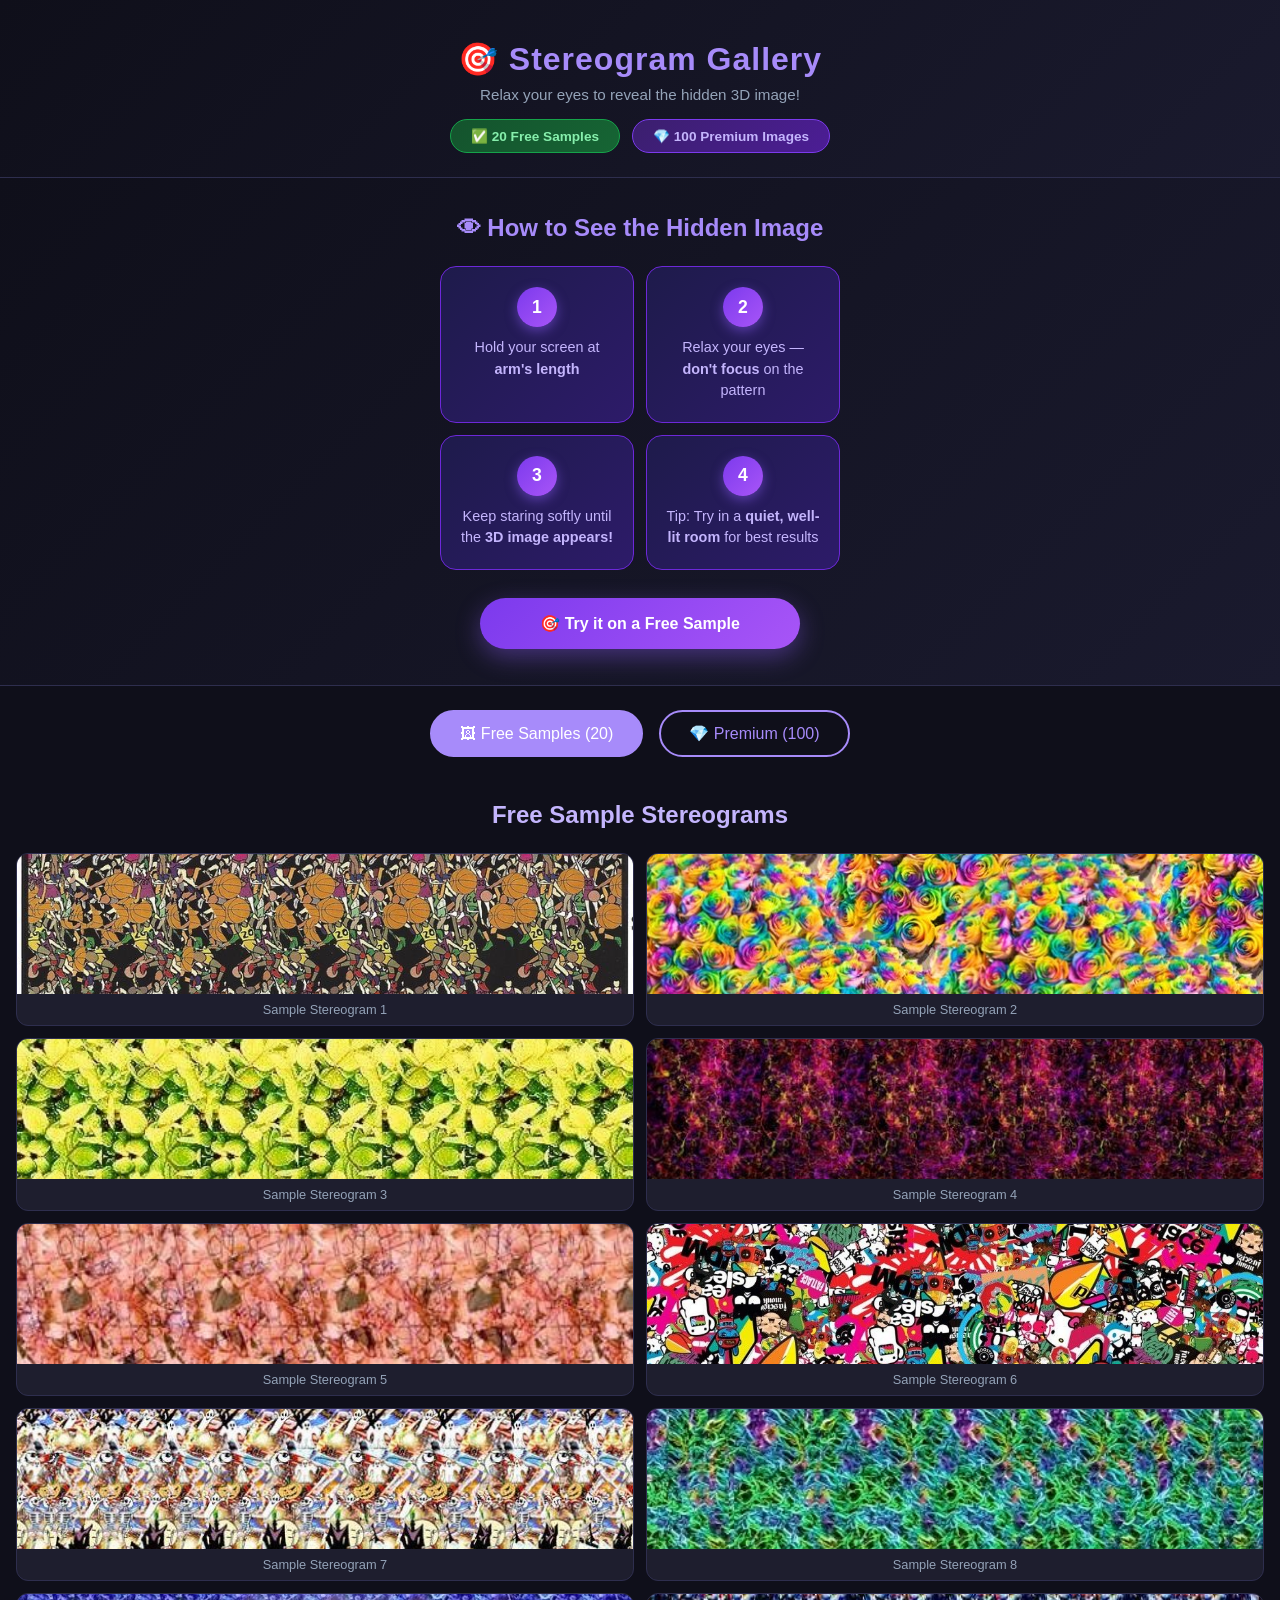
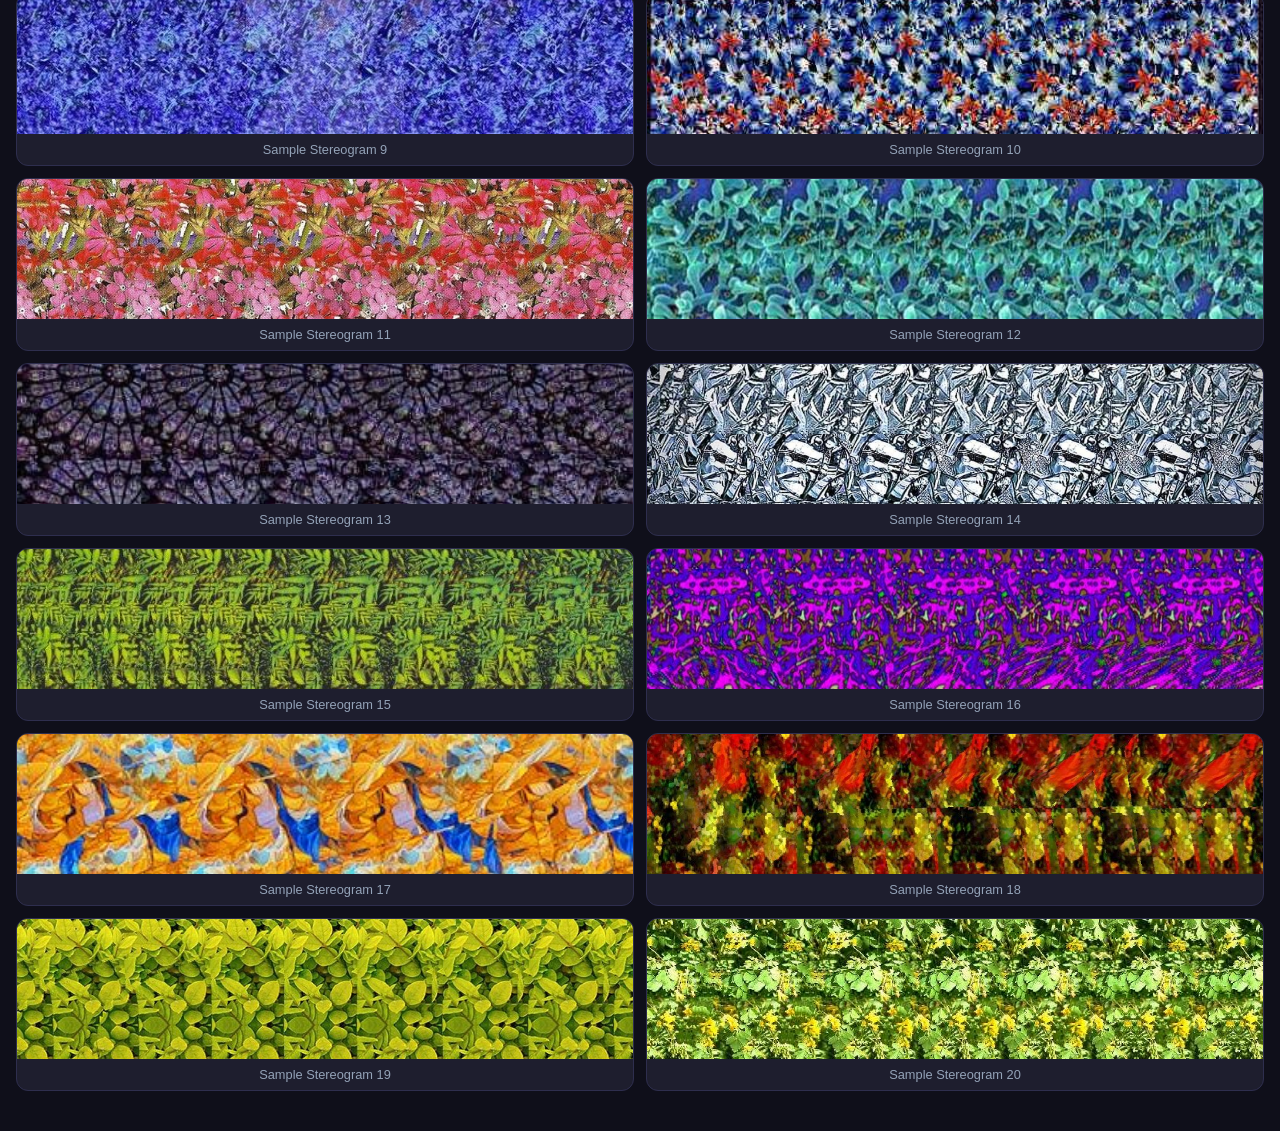
<file: index.html>
<!DOCTYPE html>
<html lang="en">
<head>
  <meta charset="UTF-8" />
  <meta name="viewport" content="width=device-width, initial-scale=1.0, maximum-scale=1.0, user-scalable=no"/>
  <title>Stereogram Gallery</title>
  <link rel="stylesheet" href="style.css" />
  <link rel="manifest" href="manifest.json"/>
  <meta name="theme-color" content="#a78bfa"/>
  <meta name="mobile-web-app-capable" content="yes"/>
  <meta name="apple-mobile-web-app-capable" content="yes"/>
  <meta name="apple-mobile-web-app-title" content="Stereogram"/>
<link rel="stylesheet" href="https://cdn.jsdelivr.net/npm/swiper@11/swiper-bundle.min.css"/>

  <!-- Google Analytics -->
  <script async src="https://www.googletagmanager.com/gtag/js?id=G-FJ8WSV3SE2"></script>
  <script>
    window.dataLayer = window.dataLayer || [];
    function gtag(){dataLayer.push(arguments);}
    gtag('js', new Date());
    gtag('config', 'G-FJ8WSV3SE2');
  </script>
</head>
<body>

  <header>
    <h1>🎯 Stereogram Gallery</h1>
    <p>Relax your eyes to reveal the hidden 3D image!</p>
    <div class="header-badges">
      <span class="badge free">✅ 20 Free Samples</span>
      <span class="badge paid">💎 100 Premium Images</span>
    </div>
  </header>

  <!-- How To View Guide -->
  <div class="how-to">
    <h2>👁 How to See the Hidden Image</h2>
    <div class="steps">
      <div class="step">
        <div class="step-num">1</div>
        <p>Hold your screen at <strong>arm's length</strong></p>
      </div>
      <div class="step">
        <div class="step-num">2</div>
        <p>Relax your eyes — <strong>don't focus</strong> on the pattern</p>
      </div>
      <div class="step">
        <div class="step-num">3</div>
        <p>Keep staring softly until the <strong>3D image appears!</strong></p>
      </div>
      <div class="step">
        <div class="step-num">4</div>
        <p>Tip: Try in a <strong>quiet, well-lit room</strong> for best results</p>
      </div>
    </div>
    <button class="try-btn" onclick="tryFreeSample()">🎯 Try it on a Free Sample</button>
  </div>

  <!-- Navigation Tabs -->
  <div class="tabs">
    <button class="tab-btn active" onclick="showTab('samples', this)">🖼 Free Samples (20)</button>
    <button class="tab-btn" onclick="showTab('paid', this)">💎 Premium (100)</button>
  </div>

  <!-- Free Sample Section -->
  <div id="samples" class="tab-content active">
    <h2>Free Sample Stereograms</h2>
    <div class="gallery" id="samplesGallery"></div>
  </div>

  <!-- Paid Section -->
  <div id="paid" class="tab-content">
    <div class="paid-banner">
      <div class="paid-banner-text">
        <h3>💎 Premium Collection</h3>
        <p>Unlock all 100 exclusive stereograms with one purchase</p>
      </div>
      <button class="unlock-all-btn" onclick="showPaywall()">🔓 Unlock All — ₹499</button>
    </div>
    <h2>Premium Stereograms</h2>
    <div class="gallery" id="paidGallery"></div>
  </div>

  <!-- Lightbox -->
  <div id="lightbox" class="lightbox hidden">
    <span class="close-btn" onclick="closeLightbox()">✕</span>
    <div class="swiper lightbox-swiper">
      <div class="swiper-wrapper" id="swiperWrapper"></div>
      <div class="swiper-pagination"></div>
      <div class="swiper-button-next"></div>
      <div class="swiper-button-prev"></div>
    </div>
    <p id="lightbox-title"></p>
  </div>

  <!-- Paywall Popup -->
  <div id="paywall" class="paywall hidden">
    <div class="paywall-box">
      <span class="close-btn" onclick="closePaywall()">✕</span>
      <div class="paywall-badge">🔥 Limited Time Offer</div>
      <div class="paywall-icon">💎</div>
      <h2>Unlock Premium Access</h2>
      <p>Join <strong>2,400+ happy users</strong> enjoying our exclusive collection!</p>
      <div class="paywall-previews">
        <div class="preview-item">🌊</div>
        <div class="preview-item">🦋</div>
        <div class="preview-item">🐬</div>
        <div class="preview-item">🌸</div>
        <div class="preview-item">+96</div>
      </div>
      <ul class="paywall-perks">
        <li>✅ 100 Premium Stereograms</li>
        <li>✅ Full HD Quality</li>
        <li>✅ Lifetime Access — Pay Once</li>
        <li>✅ New images added monthly</li>
        <li>✅ Works on all devices</li>
      </ul>
      <div class="paywall-price">
        <span class="old-price">₹999</span>
        <span class="new-price">₹499</span>
        <span class="discount-tag">50% OFF</span>
      </div>
      <div class="paywall-timer">
        ⏰ Offer ends in: <span id="countdown">10:00</span>
      </div>
      <button class="buy-btn" onclick="simulatePurchase()">💳 Get Instant Access — ₹499</button>
      <div class="trust-badges">
        <span>🔒 Secure Payment</span>
        <span>⚡ Instant Access</span>
        <span>↩️ Easy Refund</span>
      </div>
      <p class="paywall-note">One-time payment · No subscription · No hidden charges</p>
    </div>
  </div>

  <script src="https://cdn.jsdelivr.net/npm/swiper@11/swiper-bundle.min.js"></script>
  <script src="https://checkout.razorpay.com/v1/checkout.js"></script>
  <script src="script.js"></script>
  <script>
    if ('serviceWorker' in navigator) {
      window.addEventListener('load', function() {
        navigator.serviceWorker.register('/sw.js');
      });
    }
  </script>
</body>
</html>
</file>
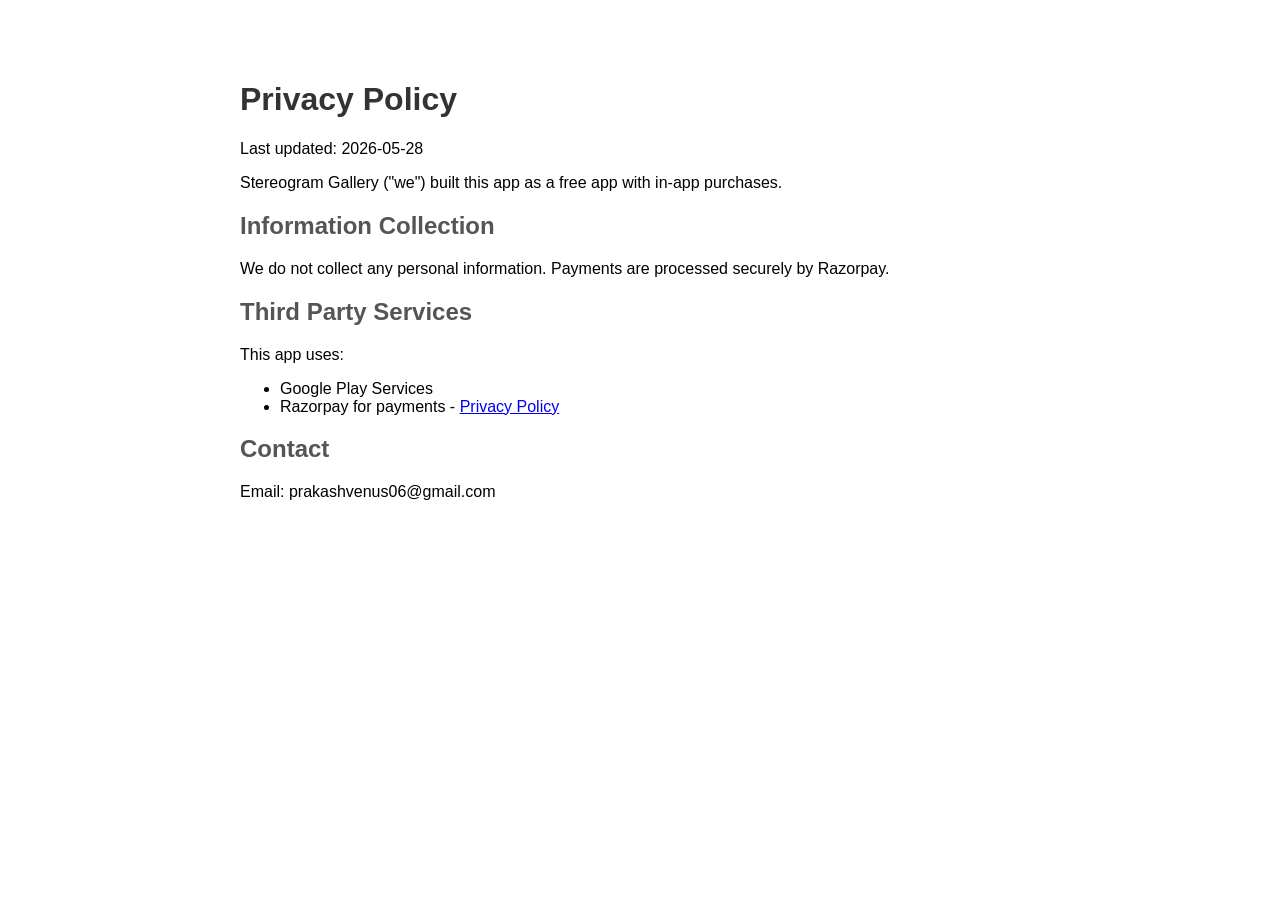
<file: privacy.html>
<!DOCTYPE html>
<html>
<head>
  <title>Privacy Policy - Stereogram Gallery</title>
  <style>
    body { font-family: Arial, sans-serif; max-width: 800px; margin: 40px auto; padding: 20px; }
    h1 { color: #333; }
    h2 { color: #555; }
  </style>
  <!-- Google Analytics -->
  <script async src="https://www.googletagmanager.com/gtag/js?id=G-FJ8WSV3SE2"></script>
  <script>
    window.dataLayer = window.dataLayer || [];
    function gtag(){dataLayer.push(arguments);}
    gtag('js', new Date());
    gtag('config', 'G-FJ8WSV3SE2');
  </script>
</head>
<body>
  <h1>Privacy Policy</h1>
  <p>Last updated: 2026-05-28</p>
  <p>Stereogram Gallery ("we") built this app as a free app with in-app purchases.</p>

  <h2>Information Collection</h2>
  <p>We do not collect any personal information. Payments are processed securely by Razorpay.</p>

  <h2>Third Party Services</h2>
  <p>This app uses:</p>
  <ul>
    <li>Google Play Services</li>
    <li>Razorpay for payments - <a href="https://razorpay.com/privacy/">Privacy Policy</a></li>
  </ul>

  <h2>Contact</h2>
  <p>Email: prakashvenus06@gmail.com</p>
</body>
</html>
</file>
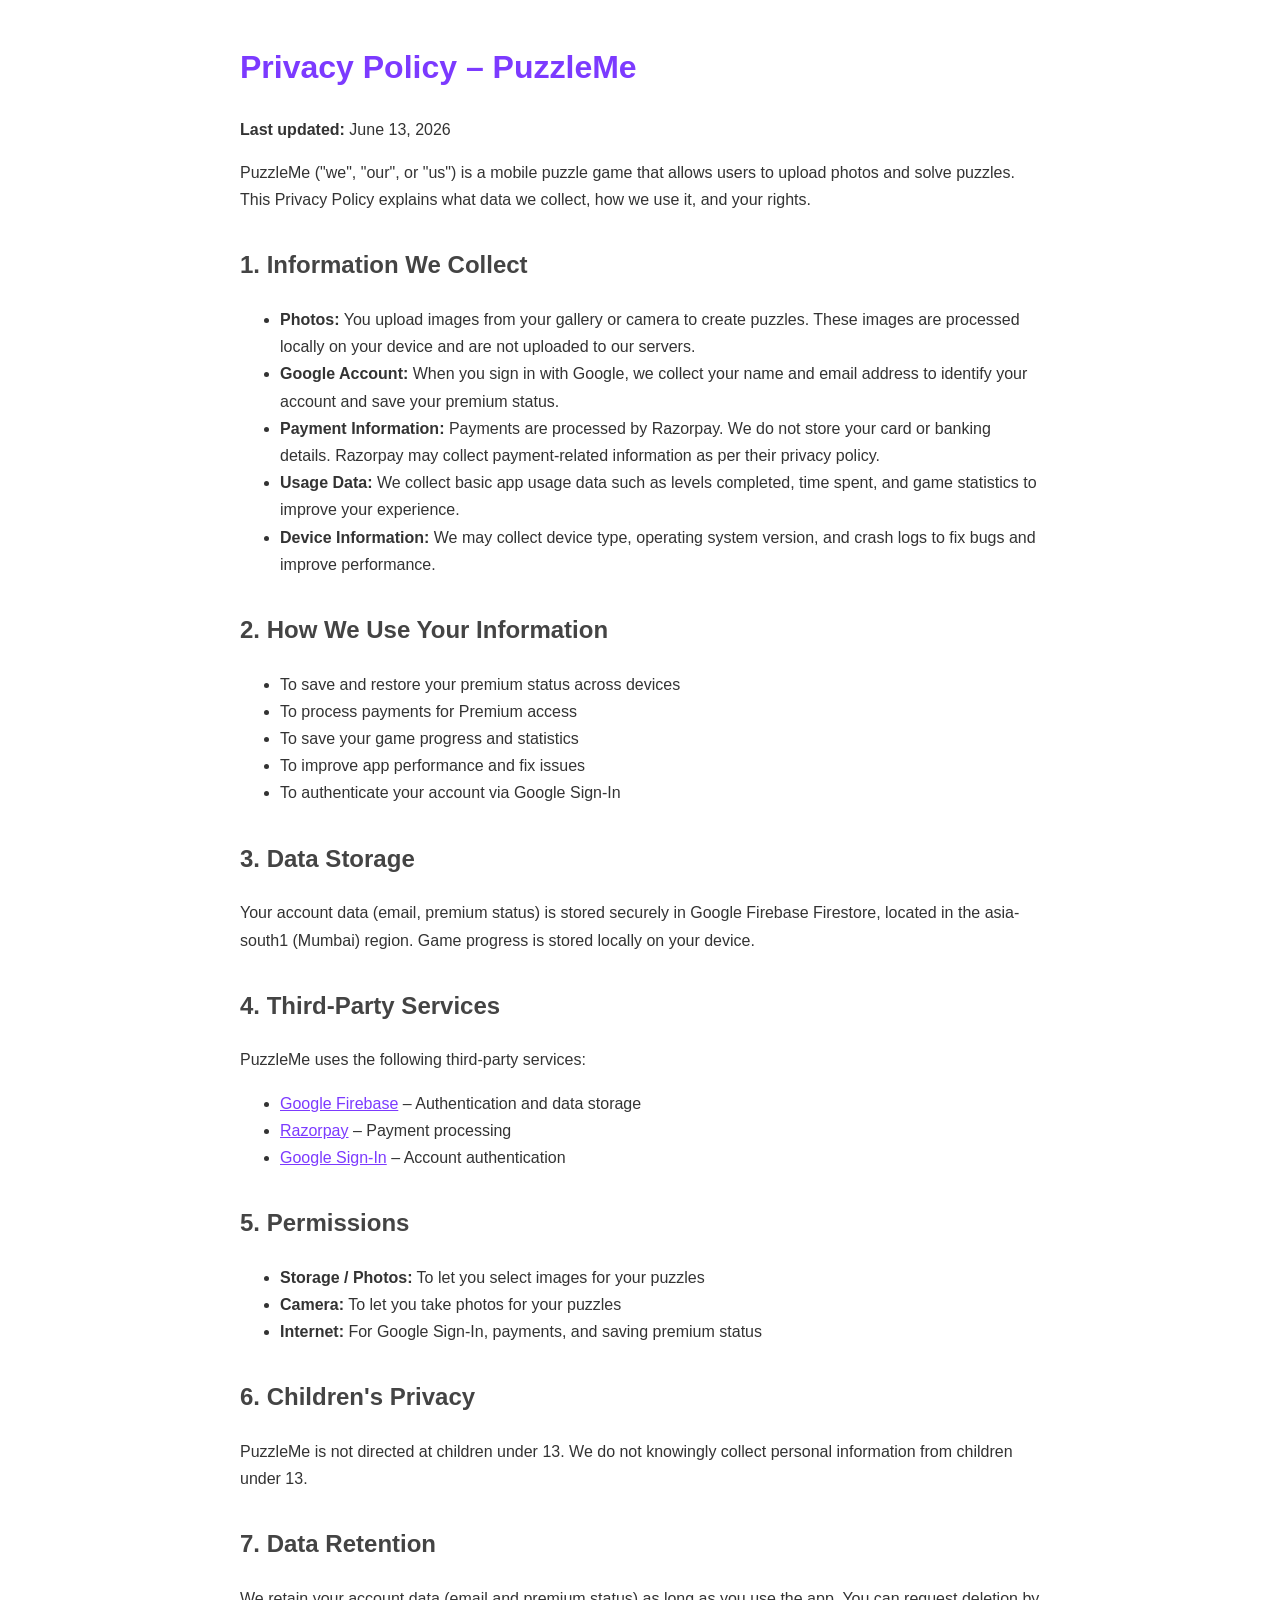
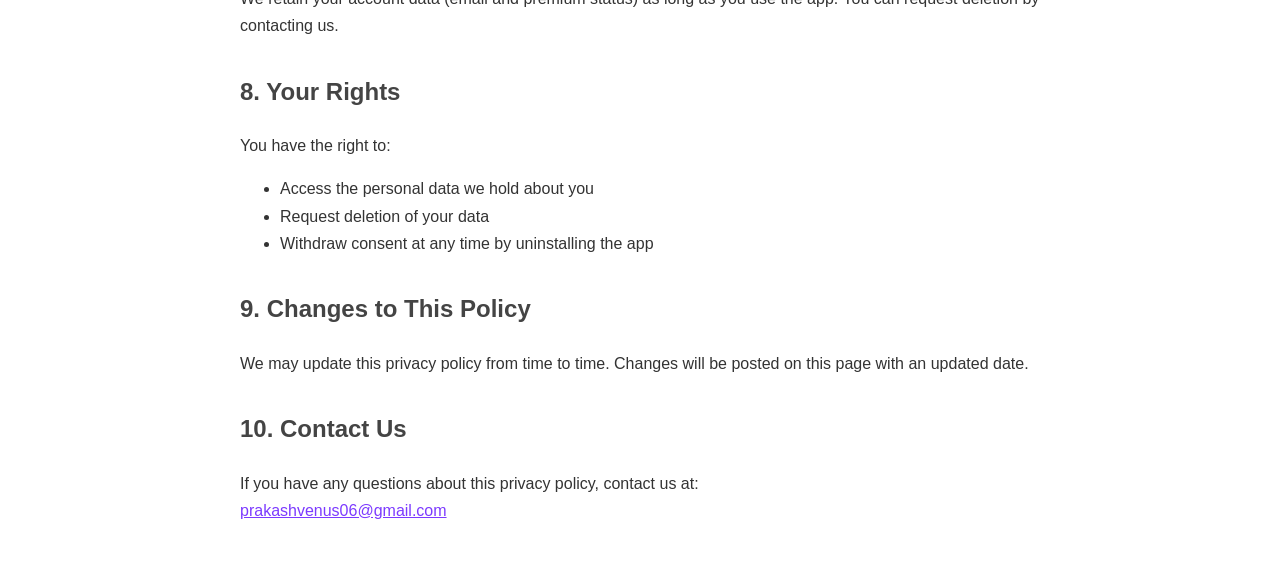
<file: puzzleme-privacy.html>
<!DOCTYPE html>
<html lang="en">
<head>
  <meta charset="UTF-8" />
  <meta name="viewport" content="width=device-width, initial-scale=1.0"/>
  <title>Privacy Policy – PuzzleMe</title>
  <style>
    body {
      font-family: Arial, sans-serif;
      max-width: 800px;
      margin: 40px auto;
      padding: 0 20px;
      color: #333;
      line-height: 1.7;
    }
    h1 { color: #7C3AFF; }
    h2 { color: #444; margin-top: 32px; }
    a { color: #7C3AFF; }
  </style>
</head>
<body>

  <h1>Privacy Policy – PuzzleMe</h1>
  <p><strong>Last updated:</strong> June 13, 2026</p>

  <p>PuzzleMe ("we", "our", or "us") is a mobile puzzle game that allows users to upload photos and solve puzzles. This Privacy Policy explains what data we collect, how we use it, and your rights.</p>

  <h2>1. Information We Collect</h2>
  <ul>
    <li><strong>Photos:</strong> You upload images from your gallery or camera to create puzzles. These images are processed locally on your device and are not uploaded to our servers.</li>
    <li><strong>Google Account:</strong> When you sign in with Google, we collect your name and email address to identify your account and save your premium status.</li>
    <li><strong>Payment Information:</strong> Payments are processed by Razorpay. We do not store your card or banking details. Razorpay may collect payment-related information as per their privacy policy.</li>
    <li><strong>Usage Data:</strong> We collect basic app usage data such as levels completed, time spent, and game statistics to improve your experience.</li>
    <li><strong>Device Information:</strong> We may collect device type, operating system version, and crash logs to fix bugs and improve performance.</li>
  </ul>

  <h2>2. How We Use Your Information</h2>
  <ul>
    <li>To save and restore your premium status across devices</li>
    <li>To process payments for Premium access</li>
    <li>To save your game progress and statistics</li>
    <li>To improve app performance and fix issues</li>
    <li>To authenticate your account via Google Sign-In</li>
  </ul>

  <h2>3. Data Storage</h2>
  <p>Your account data (email, premium status) is stored securely in Google Firebase Firestore, located in the asia-south1 (Mumbai) region. Game progress is stored locally on your device.</p>

  <h2>4. Third-Party Services</h2>
  <p>PuzzleMe uses the following third-party services:</p>
  <ul>
    <li><a href="https://firebase.google.com/support/privacy" target="_blank">Google Firebase</a> – Authentication and data storage</li>
    <li><a href="https://razorpay.com/privacy/" target="_blank">Razorpay</a> – Payment processing</li>
    <li><a href="https://policies.google.com/privacy" target="_blank">Google Sign-In</a> – Account authentication</li>
  </ul>

  <h2>5. Permissions</h2>
  <ul>
    <li><strong>Storage / Photos:</strong> To let you select images for your puzzles</li>
    <li><strong>Camera:</strong> To let you take photos for your puzzles</li>
    <li><strong>Internet:</strong> For Google Sign-In, payments, and saving premium status</li>
  </ul>

  <h2>6. Children's Privacy</h2>
  <p>PuzzleMe is not directed at children under 13. We do not knowingly collect personal information from children under 13.</p>

  <h2>7. Data Retention</h2>
  <p>We retain your account data (email and premium status) as long as you use the app. You can request deletion by contacting us.</p>

  <h2>8. Your Rights</h2>
  <p>You have the right to:</p>
  <ul>
    <li>Access the personal data we hold about you</li>
    <li>Request deletion of your data</li>
    <li>Withdraw consent at any time by uninstalling the app</li>
  </ul>

  <h2>9. Changes to This Policy</h2>
  <p>We may update this privacy policy from time to time. Changes will be posted on this page with an updated date.</p>

  <h2>10. Contact Us</h2>
  <p>If you have any questions about this privacy policy, contact us at:<br/>
  <a href="mailto:prakashvenus06@gmail.com">prakashvenus06@gmail.com</a></p>

</body>
</html>
</file>
<file: style.css>
* {
  margin: 0;
  padding: 0;
  box-sizing: border-box;
  max-width: 100%;
}

html {
  overflow-x: hidden;
  width: 100%;
}

body {
  font-family: 'Segoe UI', sans-serif;
  background: #0f0f1a;
  color: #ffffff;
  min-height: 100vh;
  overflow-x: hidden;
  width: 100%;
  max-width: 100vw;
}

/* Header */
header {
  text-align: center;
  padding: 40px 20px 24px;
  background: linear-gradient(135deg, #0f0f1a, #1a1a2e);
  border-bottom: 1px solid #2e2e4e;
}

header h1 {
  font-size: 2rem;
  color: #a78bfa;
  letter-spacing: 1px;
}

header p {
  color: #94a3b8;
  margin-top: 8px;
  font-size: 0.95rem;
}

.header-badges {
  display: flex;
  justify-content: center;
  gap: 12px;
  margin-top: 16px;
  flex-wrap: wrap;
}

.badge {
  padding: 8px 20px;
  border-radius: 20px;
  font-size: 0.85rem;
  font-weight: 600;
}

.badge.free {
  background: linear-gradient(135deg, #14532d, #166534);
  color: #86efac;
  border: 1px solid #16a34a;
}

.badge.paid {
  background: linear-gradient(135deg, #3b1f6e, #4c1d95);
  color: #c4b5fd;
  border: 1px solid #7c3aed;
}

/* How To View */
.how-to {
  background: linear-gradient(135deg, #0f0f1a, #1a1a2e);
  padding: 36px 20px;
  text-align: center;
  border-bottom: 1px solid #2e2e4e;
}

.how-to h2 {
  font-size: 1.5rem;
  color: #a78bfa;
  margin-bottom: 24px;
}

.steps {
  display: grid;
  grid-template-columns: repeat(2, 1fr);
  gap: 12px;
  max-width: 400px;
  margin: 0 auto 28px auto;
}

.step {
  background: linear-gradient(135deg, #1e1b4b, #2d1b69);
  border: 1px solid #6d28d9;
  border-radius: 16px;
  padding: 20px 16px;
  width: 100%;
  display: flex;
  flex-direction: column;
  align-items: center;
  gap: 10px;
  text-align: center;
}

.step-num {
  background: linear-gradient(135deg, #7c3aed, #a855f7);
  color: white;
  width: 40px;
  height: 40px;
  border-radius: 50%;
  display: flex;
  align-items: center;
  justify-content: center;
  font-weight: 800;
  font-size: 1.1rem;
  box-shadow: 0 4px 12px rgba(139, 92, 246, 0.5);
}

.step p {
  color: #c4b5fd;
  font-size: 0.9rem;
  line-height: 1.5;
}

.try-btn {
  background: linear-gradient(135deg, #7c3aed, #a855f7);
  color: white;
  border: none;
  padding: 16px 36px;
  border-radius: 30px;
  font-size: 1rem;
  font-weight: 700;
  cursor: pointer;
  width: 100%;
  max-width: 320px;
  box-shadow: 0 8px 25px rgba(139, 92, 246, 0.4);
}

/* Tabs */
.tabs {
  display: flex;
  justify-content: center;
  gap: 16px;
  padding: 24px;
  background: #0f0f1a;
  flex-wrap: wrap;
}

.tab-btn {
  padding: 12px 28px;
  border: 2px solid #a78bfa;
  background: transparent;
  color: #a78bfa;
  border-radius: 30px;
  cursor: pointer;
  font-size: 1rem;
  transition: all 0.3s;
}

.tab-btn.active,
.tab-btn:hover {
  background: #a78bfa;
  color: #fff;
}

/* Tab Content */
.tab-content {
  display: none;
  padding: 20px 16px 40px;
}

.tab-content.active {
  display: block;
}

.tab-content h2 {
  text-align: center;
  margin-bottom: 24px;
  color: #c4b5fd;
  font-size: 1.5rem;
}

/* Paid Banner */
.paid-banner {
  display: flex;
  align-items: center;
  justify-content: space-between;
  background: linear-gradient(135deg, #2d1b69, #1e1b4b);
  border: 1px solid #6d28d9;
  border-radius: 16px;
  padding: 20px;
  margin-bottom: 24px;
  flex-direction: column;
  gap: 16px;
  text-align: center;
}

.paid-banner-text h3 {
  font-size: 1.4rem;
  color: #c4b5fd;
}

.paid-banner-text p {
  color: #94a3b8;
  margin-top: 4px;
}

.unlock-all-btn {
  background: linear-gradient(135deg, #7c3aed, #a855f7);
  color: white;
  border: none;
  padding: 14px 28px;
  border-radius: 30px;
  font-size: 1rem;
  font-weight: 700;
  cursor: pointer;
  width: 100%;
}

/* Gallery */
.gallery {
  display: grid;
  grid-template-columns: repeat(2, 1fr);
  gap: 12px;
}

.card {
  background: #1e1e2e;
  border-radius: 12px;
  overflow: hidden;
  cursor: pointer;
  transition: transform 0.3s, box-shadow 0.3s;
  border: 1px solid #2e2e4e;
}

.card:hover {
  transform: translateY(-4px);
  box-shadow: 0 8px 20px rgba(167, 139, 250, 0.3);
}

.card img {
  width: 100%;
  height: 140px;
  object-fit: cover;
  display: block;
}

.card-label {
  padding: 8px;
  text-align: center;
  font-size: 0.8rem;
  color: #94a3b8;
}

/* Locked Card */
.locked-card {
  background: #1e1e2e;
  border-radius: 12px;
  overflow: hidden;
  cursor: pointer;
  border: 1px solid #4c1d95;
  position: relative;
}

.locked-card img {
  width: 100%;
  height: 140px;
  object-fit: cover;
  display: block;
  filter: blur(8px) brightness(0.4);
}

.lock-overlay {
  position: absolute;
  top: 0;
  left: 0;
  width: 100%;
  height: 140px;
  display: flex;
  flex-direction: column;
  align-items: center;
  justify-content: center;
  gap: 6px;
}

.lock-icon { font-size: 2rem; }

.lock-text {
  font-size: 0.75rem;
  color: #c4b5fd;
  font-weight: 600;
  background: rgba(0,0,0,0.5);
  padding: 4px 10px;
  border-radius: 10px;
}

.locked-card .card-label {
  padding: 8px;
  text-align: center;
  font-size: 0.8rem;
  color: #7c3aed;
  font-weight: 600;
}

/* Lightbox */
.lightbox {
  position: fixed !important;
  inset: 0 !important;
  background: #000 !important;
  z-index: 9999 !important;
  display: flex !important;
  flex-direction: column !important;
  align-items: center !important;
  justify-content: center !important;
  overflow: hidden !important;
}

.lightbox.hidden {
  display: none !important;
}

.lightbox-swiper {
  width: 100vw !important;
  height: 90vh !important;
}

.lightbox-swiper .swiper-slide {
  display: flex !important;
  flex-direction: column !important;
  align-items: center !important;
  justify-content: center !important;
}

.swiper-zoom-container {
  width: 100vw !important;
  height: 80vh !important;
  display: flex !important;
  align-items: center !important;
  justify-content: center !important;
}

.swiper-zoom-container img {
  max-width: 100vw !important;
  max-height: 80vh !important;
  object-fit: contain !important;
  border: none !important;
  border-radius: 0 !important;
}

.slide-actions {
  position: fixed !important;
  bottom: 20px !important;
  left: 0 !important;
  right: 0 !important;
  display: flex !important;
  justify-content: center !important;
  z-index: 10000 !important;
}

.share-btn {
  background: linear-gradient(135deg, #7c3aed, #a855f7) !important;
  color: white !important;
  border: none !important;
  padding: 10px 24px !important;
  border-radius: 20px !important;
  font-size: 0.9rem !important;
  font-weight: 600 !important;
  cursor: pointer !important;
}

#lightbox-title {
  position: fixed !important;
  top: 60px !important;
  left: 0 !important;
  right: 0 !important;
  text-align: center !important;
  color: #fff !important;
  font-size: 0.9rem !important;
  z-index: 10000 !important;
}

.close-btn {
  position: fixed !important;
  top: 16px !important;
  right: 16px !important;
  font-size: 1.5rem !important;
  cursor: pointer !important;
  color: #fff !important;
  z-index: 10001 !important;
  background: rgba(0,0,0,0.6) !important;
  width: 40px !important;
  height: 40px !important;
  border-radius: 50% !important;
  display: flex !important;
  align-items: center !important;
  justify-content: center !important;
}

body.lightbox-open {
  position: fixed !important;
  overflow: hidden !important;
  width: 100% !important;
}

.swiper-button-next,
.swiper-button-prev {
  color: #a78bfa !important;
}

.swiper-pagination-bullet-active {
  background: #a78bfa !important;
}

/* Paywall */
.paywall {
  position: fixed;
  inset: 0;
  background: rgba(0,0,0,0.92);
  display: flex;
  align-items: center;
  justify-content: center;
  z-index: 2000;
}

.paywall.hidden {
  display: none;
}

.paywall-box {
  background: linear-gradient(135deg, #1e1b4b, #1a1a2e);
  border: 2px solid #7c3aed;
  border-radius: 20px;
  padding: 24px 16px;
  max-width: 420px;
  width: 90%;
  text-align: center;
  position: relative;
  max-height: 90vh;
  overflow-y: auto;
}

.paywall-badge {
  background: linear-gradient(135deg, #f59e0b, #ef4444);
  color: white;
  padding: 6px 16px;
  border-radius: 20px;
  font-size: 0.85rem;
  font-weight: 700;
  display: inline-block;
  margin-bottom: 16px;
  animation: pulse 1.5s infinite;
}

@keyframes pulse {
  0% { transform: scale(1); }
  50% { transform: scale(1.05); }
  100% { transform: scale(1); }
}

.paywall-icon {
  font-size: 3rem;
  margin-bottom: 12px;
}

.paywall-box h2 {
  font-size: 1.6rem;
  color: #c4b5fd;
  margin-bottom: 12px;
}

.paywall-box p {
  color: #94a3b8;
  margin-bottom: 16px;
}

.paywall-previews {
  display: flex;
  justify-content: center;
  gap: 8px;
  margin: 12px 0;
}

.preview-item {
  width: 46px;
  height: 46px;
  background: #2d1b69;
  border: 2px solid #7c3aed;
  border-radius: 10px;
  display: flex;
  align-items: center;
  justify-content: center;
  font-size: 1.3rem;
}

.paywall-perks {
  list-style: none;
  text-align: left;
  margin-bottom: 16px;
  display: inline-block;
}

.paywall-perks li {
  padding: 4px 0;
  color: #e2e8f0;
  font-size: 0.9rem;
}

.paywall-price {
  display: flex;
  align-items: center;
  justify-content: center;
  gap: 12px;
  margin-bottom: 12px;
}

.old-price {
  font-size: 1.1rem;
  color: #64748b;
  text-decoration: line-through;
}

.new-price {
  font-size: 2rem;
  font-weight: 800;
  color: #a78bfa;
}

.discount-tag {
  background: #7c3aed;
  color: white;
  padding: 4px 10px;
  border-radius: 10px;
  font-size: 0.8rem;
  font-weight: 700;
}

.paywall-timer {
  background: #1a1a2e;
  border: 1px solid #ef4444;
  color: #ef4444;
  padding: 8px 16px;
  border-radius: 10px;
  font-weight: 700;
  margin-bottom: 16px;
  font-size: 0.9rem;
}

#countdown {
  font-size: 1.1rem;
  font-weight: 800;
}

.buy-btn {
  background: linear-gradient(135deg, #7c3aed, #a855f7);
  color: white;
  border: none;
  padding: 16px 40px;
  border-radius: 30px;
  font-size: 1.1rem;
  font-weight: 700;
  cursor: pointer;
  width: 100%;
  margin-bottom: 12px;
}

.trust-badges {
  display: flex;
  justify-content: center;
  gap: 12px;
  flex-wrap: wrap;
  margin: 8px 0;
  font-size: 0.8rem;
  color: #64748b;
}

.paywall-note {
  font-size: 0.75rem;
  color: #475569;
}

/* Mobile Responsive */
@media (max-width: 600px) {
  header h1 { font-size: 1.6rem; }
  .tabs { padding: 16px; gap: 10px; }
  .tab-btn { padding: 10px 20px; font-size: 0.9rem; }
  .gallery { grid-template-columns: repeat(2, 1fr); gap: 10px; }
}
</file>
